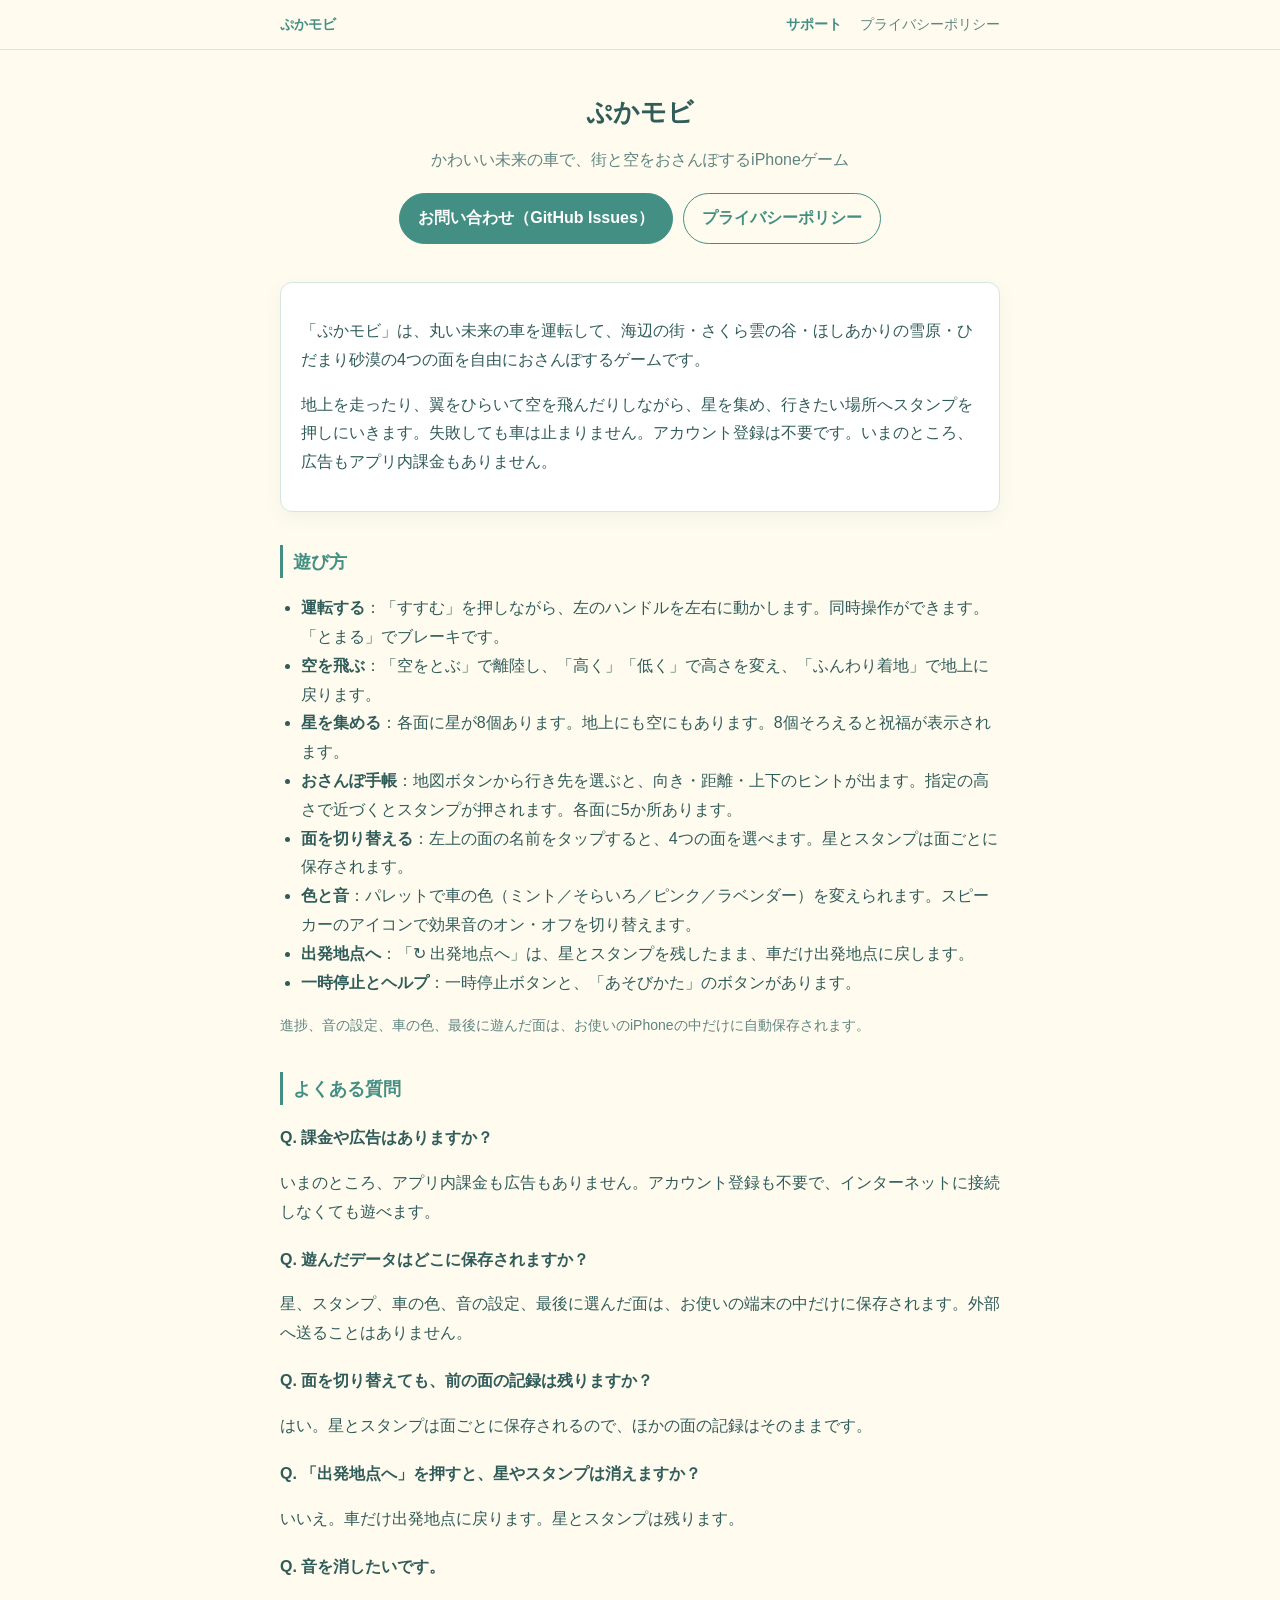
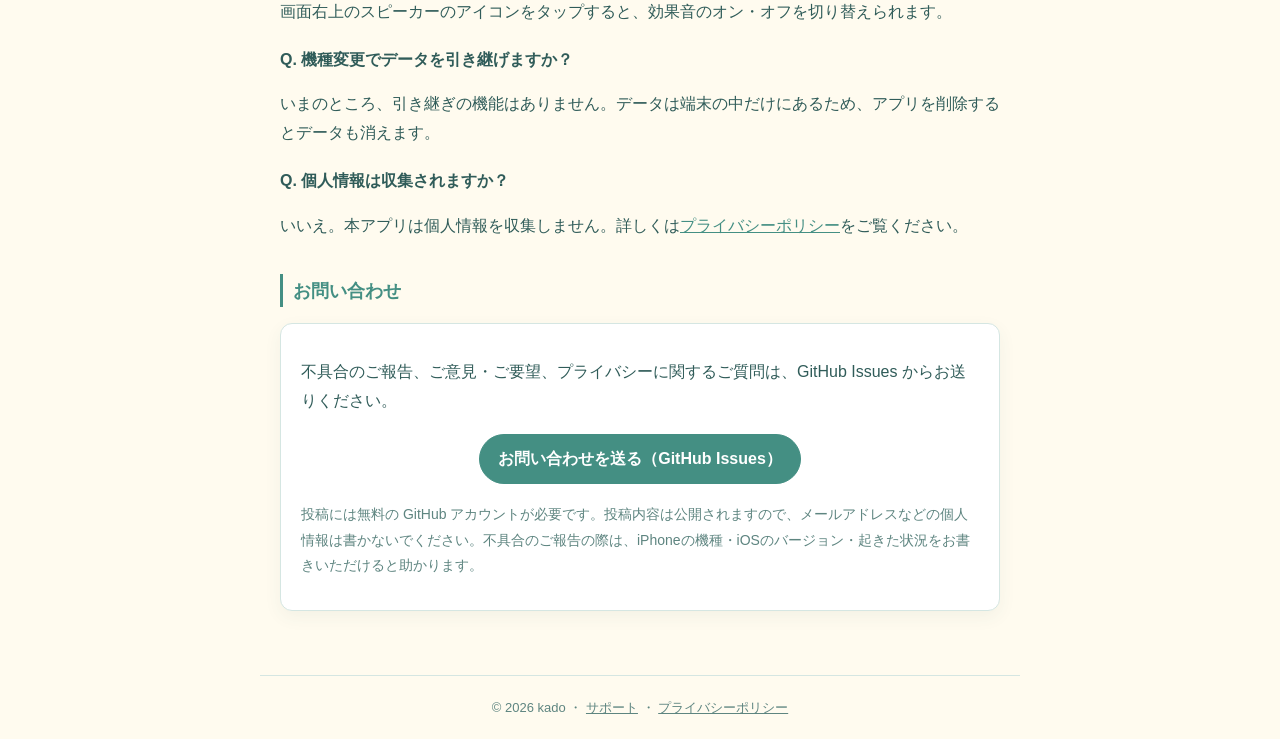
<file: index.html>
<!DOCTYPE html>
<html lang="ja">
<head>
<meta charset="UTF-8">
<meta name="viewport" content="width=device-width, initial-scale=1">
<title>ぷかモビ サポート</title>
<meta name="description" content="iPhoneゲーム「ぷかモビ」の遊び方、よくある質問、お問い合わせ窓口です。">
<link rel="stylesheet" href="style.css">
</head>
<body>
<header>
<nav>
<a class="brand" href="./">ぷかモビ</a>
<a href="./" aria-current="page">サポート</a>
<a href="privacy.html">プライバシーポリシー</a>
</nav>
</header>
<main>
<section class="hero">
<h1>ぷかモビ</h1>
<p class="tag">かわいい未来の車で、街と空をおさんぽするiPhoneゲーム</p>
<div class="btns">
<a class="btn primary" href="https://github.com/kado2024/puka-mobi-support/issues/new">お問い合わせ（GitHub Issues）</a>
<a class="btn" href="privacy.html">プライバシーポリシー</a>
</div>
</section>

<div class="card">
<p>「ぷかモビ」は、丸い未来の車を運転して、海辺の街・さくら雲の谷・ほしあかりの雪原・ひだまり砂漠の4つの面を自由におさんぽするゲームです。</p>
<p>地上を走ったり、翼をひらいて空を飛んだりしながら、星を集め、行きたい場所へスタンプを押しにいきます。失敗しても車は止まりません。アカウント登録は不要です。いまのところ、広告もアプリ内課金もありません。</p>
</div>

<h2>遊び方</h2>
<ul>
<li><strong>運転する</strong>：「すすむ」を押しながら、左のハンドルを左右に動かします。同時操作ができます。「とまる」でブレーキです。</li>
<li><strong>空を飛ぶ</strong>：「空をとぶ」で離陸し、「高く」「低く」で高さを変え、「ふんわり着地」で地上に戻ります。</li>
<li><strong>星を集める</strong>：各面に星が8個あります。地上にも空にもあります。8個そろえると祝福が表示されます。</li>
<li><strong>おさんぽ手帳</strong>：地図ボタンから行き先を選ぶと、向き・距離・上下のヒントが出ます。指定の高さで近づくとスタンプが押されます。各面に5か所あります。</li>
<li><strong>面を切り替える</strong>：左上の面の名前をタップすると、4つの面を選べます。星とスタンプは面ごとに保存されます。</li>
<li><strong>色と音</strong>：パレットで車の色（ミント／そらいろ／ピンク／ラベンダー）を変えられます。スピーカーのアイコンで効果音のオン・オフを切り替えます。</li>
<li><strong>出発地点へ</strong>：「↻ 出発地点へ」は、星とスタンプを残したまま、車だけ出発地点に戻します。</li>
<li><strong>一時停止とヘルプ</strong>：一時停止ボタンと、「あそびかた」のボタンがあります。</li>
</ul>
<p class="muted">進捗、音の設定、車の色、最後に遊んだ面は、お使いのiPhoneの中だけに自動保存されます。</p>

<h2>よくある質問</h2>
<h3>Q. 課金や広告はありますか？</h3>
<p>いまのところ、アプリ内課金も広告もありません。アカウント登録も不要で、インターネットに接続しなくても遊べます。</p>
<h3>Q. 遊んだデータはどこに保存されますか？</h3>
<p>星、スタンプ、車の色、音の設定、最後に選んだ面は、お使いの端末の中だけに保存されます。外部へ送ることはありません。</p>
<h3>Q. 面を切り替えても、前の面の記録は残りますか？</h3>
<p>はい。星とスタンプは面ごとに保存されるので、ほかの面の記録はそのままです。</p>
<h3>Q. 「出発地点へ」を押すと、星やスタンプは消えますか？</h3>
<p>いいえ。車だけ出発地点に戻ります。星とスタンプは残ります。</p>
<h3>Q. 音を消したいです。</h3>
<p>画面右上のスピーカーのアイコンをタップすると、効果音のオン・オフを切り替えられます。</p>
<h3>Q. 機種変更でデータを引き継げますか？</h3>
<p>いまのところ、引き継ぎの機能はありません。データは端末の中だけにあるため、アプリを削除するとデータも消えます。</p>
<h3>Q. 個人情報は収集されますか？</h3>
<p>いいえ。本アプリは個人情報を収集しません。詳しくは<a href="privacy.html">プライバシーポリシー</a>をご覧ください。</p>

<h2>お問い合わせ</h2>
<div class="card">
<p>不具合のご報告、ご意見・ご要望、プライバシーに関するご質問は、GitHub Issues からお送りください。</p>
<div class="btns"><a class="btn primary" href="https://github.com/kado2024/puka-mobi-support/issues/new">お問い合わせを送る（GitHub Issues）</a></div>
<p class="muted">投稿には無料の GitHub アカウントが必要です。投稿内容は公開されますので、メールアドレスなどの個人情報は書かないでください。不具合のご報告の際は、iPhoneの機種・iOSのバージョン・起きた状況をお書きいただけると助かります。</p>
</div>
</main>
<footer>© 2026 kado ・ <a href="./">サポート</a> ・ <a href="privacy.html">プライバシーポリシー</a></footer>
</body>
</html>
</file>
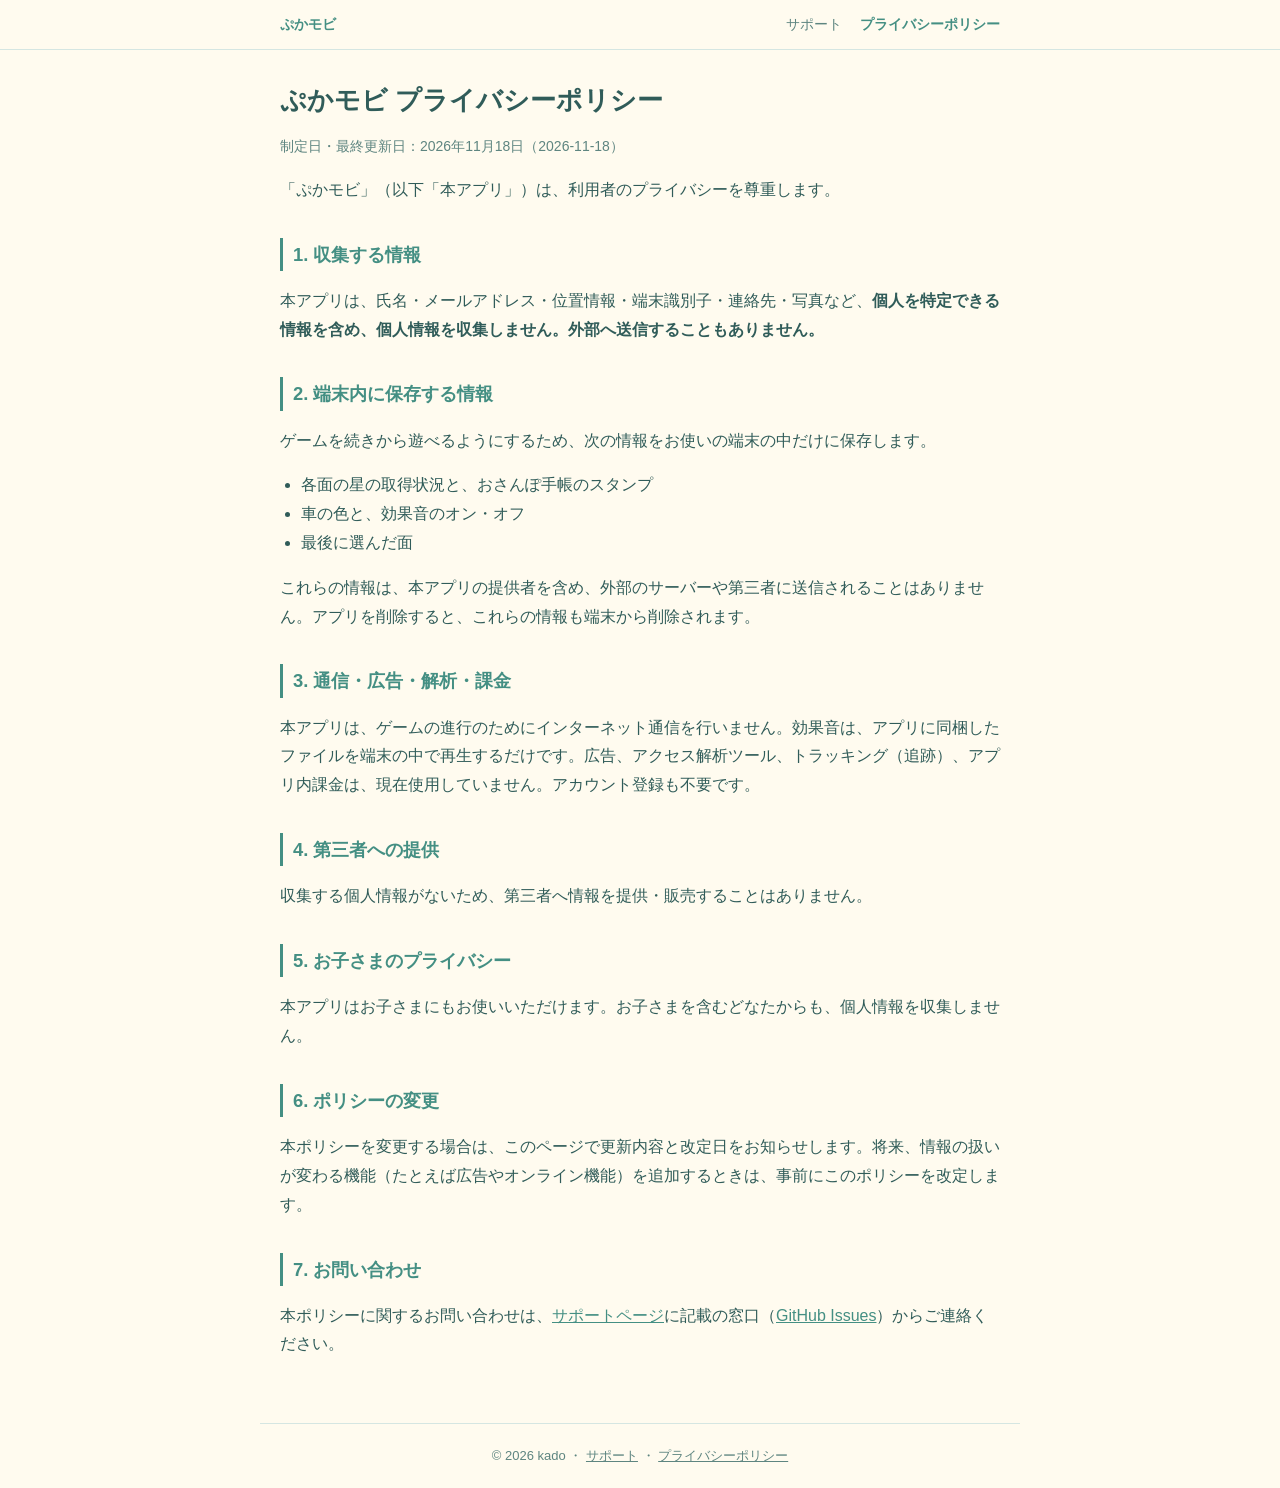
<file: privacy.html>
<!DOCTYPE html>
<html lang="ja">
<head>
<meta charset="UTF-8">
<meta name="viewport" content="width=device-width, initial-scale=1">
<title>プライバシーポリシー｜ぷかモビ</title>
<meta name="description" content="iPhoneゲーム「ぷかモビ」のプライバシーポリシーです。">
<link rel="stylesheet" href="style.css">
</head>
<body>
<header>
<nav>
<a class="brand" href="./">ぷかモビ</a>
<a href="./">サポート</a>
<a href="privacy.html" aria-current="page">プライバシーポリシー</a>
</nav>
</header>
<main>
<h1>ぷかモビ プライバシーポリシー</h1>
<p class="muted">制定日・最終更新日：2026年11月18日（2026-11-18）</p>
<p>「ぷかモビ」（以下「本アプリ」）は、利用者のプライバシーを尊重します。</p>

<h2>1. 収集する情報</h2>
<p>本アプリは、氏名・メールアドレス・位置情報・端末識別子・連絡先・写真など、<strong>個人を特定できる情報を含め、個人情報を収集しません。外部へ送信することもありません。</strong></p>

<h2>2. 端末内に保存する情報</h2>
<p>ゲームを続きから遊べるようにするため、次の情報をお使いの端末の中だけに保存します。</p>
<ul>
<li>各面の星の取得状況と、おさんぽ手帳のスタンプ</li>
<li>車の色と、効果音のオン・オフ</li>
<li>最後に選んだ面</li>
</ul>
<p>これらの情報は、本アプリの提供者を含め、外部のサーバーや第三者に送信されることはありません。アプリを削除すると、これらの情報も端末から削除されます。</p>

<h2>3. 通信・広告・解析・課金</h2>
<p>本アプリは、ゲームの進行のためにインターネット通信を行いません。効果音は、アプリに同梱したファイルを端末の中で再生するだけです。広告、アクセス解析ツール、トラッキング（追跡）、アプリ内課金は、現在使用していません。アカウント登録も不要です。</p>

<h2>4. 第三者への提供</h2>
<p>収集する個人情報がないため、第三者へ情報を提供・販売することはありません。</p>

<h2>5. お子さまのプライバシー</h2>
<p>本アプリはお子さまにもお使いいただけます。お子さまを含むどなたからも、個人情報を収集しません。</p>

<h2>6. ポリシーの変更</h2>
<p>本ポリシーを変更する場合は、このページで更新内容と改定日をお知らせします。将来、情報の扱いが変わる機能（たとえば広告やオンライン機能）を追加するときは、事前にこのポリシーを改定します。</p>

<h2>7. お問い合わせ</h2>
<p>本ポリシーに関するお問い合わせは、<a href="./">サポートページ</a>に記載の窓口（<a href="https://github.com/kado2024/puka-mobi-support/issues/new">GitHub Issues</a>）からご連絡ください。</p>
</main>
<footer>© 2026 kado ・ <a href="./">サポート</a> ・ <a href="privacy.html">プライバシーポリシー</a></footer>
</body>
</html>
</file>
<file: style.css>
:root{
  --bg:#fffbef;
  --panel:#ffffff;
  --line:#d5e6e2;
  --text:#305c59;
  --muted:#5e8580;
  --accent:#448f83;
  --accent-soft:#e0f0e6;
}
*{box-sizing:border-box}
html{-webkit-text-size-adjust:100%}
body{
  margin:0;
  background:var(--bg);
  color:var(--text);
  font-family:-apple-system,BlinkMacSystemFont,"Hiragino Sans","Hiragino Kaku Gothic ProN","Noto Sans JP","Yu Gothic",Meiryo,sans-serif;
  line-height:1.8;
  font-size:16px;
}
header{border-bottom:1px solid var(--line);background:rgba(255,251,239,.92)}
nav{max-width:760px;margin:0 auto;padding:12px 20px;display:flex;flex-wrap:wrap;gap:6px 18px;align-items:center}
nav .brand{font-weight:700;color:var(--accent);text-decoration:none;margin-right:auto}
nav a{color:var(--muted);text-decoration:none;font-size:14px}
nav a:hover,nav a[aria-current]{color:var(--accent);font-weight:600}
main{max-width:760px;margin:0 auto;padding:28px 20px 48px}
h1{font-size:1.6rem;line-height:1.4;margin:.2em 0 .6em;color:var(--text)}
h2{font-size:1.15rem;margin:1.8em 0 .5em;color:var(--accent);border-left:3px solid var(--accent);padding-left:10px}
h3{font-size:1rem;margin:1.2em 0 .3em;color:var(--text)}
a{color:var(--accent)}
.card{background:var(--panel);border:1px solid var(--line);border-radius:12px;padding:18px 20px;margin:16px 0;box-shadow:0 6px 18px rgba(48,92,89,.06)}
.hero{text-align:center;padding:12px 0 4px}
.tag{color:var(--muted);margin:.2em 0 1em}
.btns{display:flex;flex-wrap:wrap;gap:10px;justify-content:center;margin:18px 0}
.btn{display:inline-block;padding:10px 18px;border:1px solid var(--accent);border-radius:999px;color:var(--accent);text-decoration:none;font-weight:600}
.btn:hover{background:var(--accent-soft)}
.btn.primary{background:var(--accent);color:#fff}
ul{padding-left:1.3em}
.muted{color:var(--muted);font-size:14px}
footer{max-width:760px;margin:0 auto;padding:20px;border-top:1px solid var(--line);color:var(--muted);font-size:13px;text-align:center}
footer a{color:var(--muted)}
</file>
